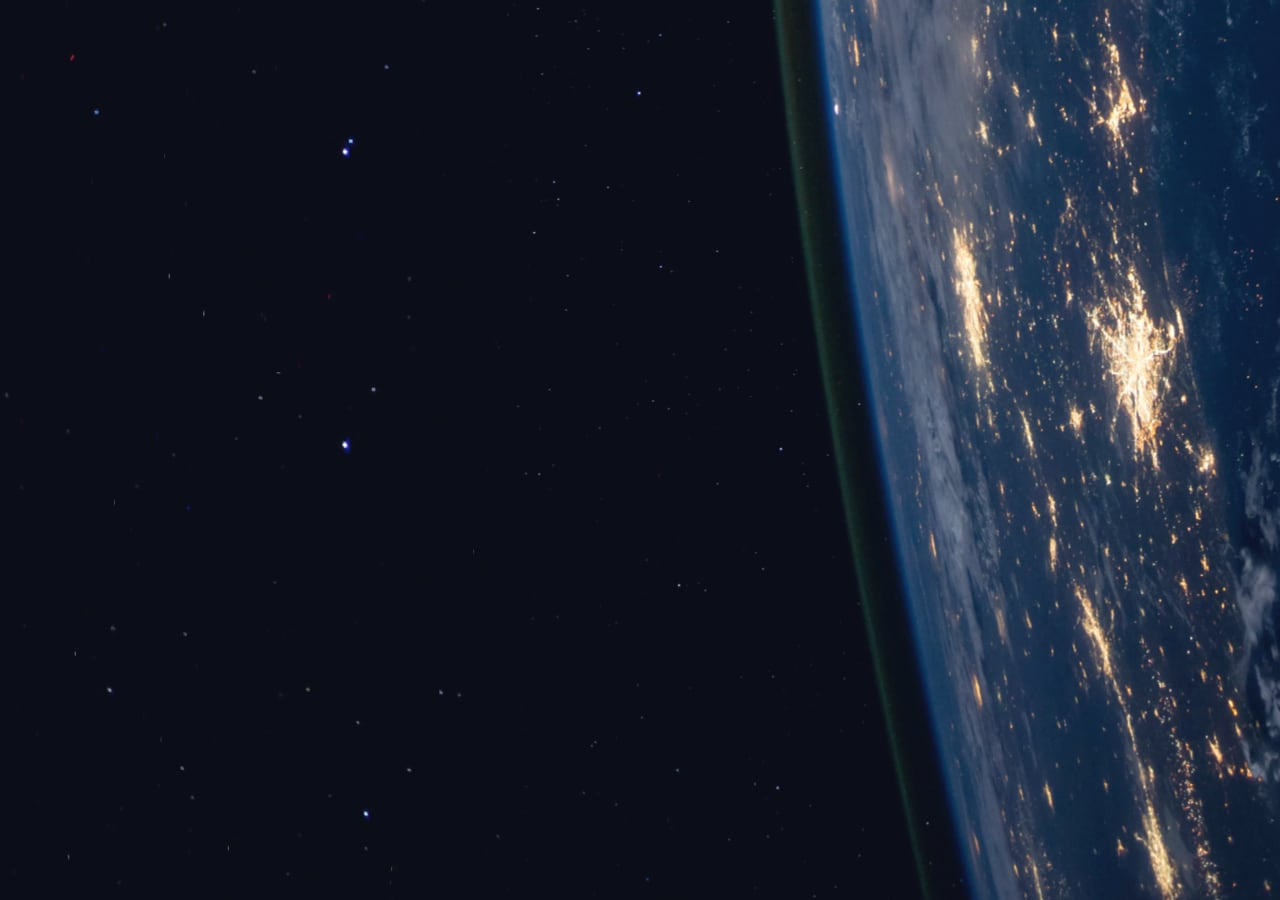
<file: index.html>
<!DOCTYPE html>
<html lang="en">
  <head>
    <meta charset="UTF-8" />
    <meta http-equiv="X-UA-Compatible" content="IE=edge" />
    <meta name="viewport" content="width=device-width, initial-scale=1.0" />
    <title>Space</title>
    <link rel="icon" href="./assets/favicon_io/favicon.ico" />
    <link
      href="https://cdn.jsdelivr.net/npm/bootstrap@5.1.3/dist/css/bootstrap.min.css"
      rel="stylesheet"
      integrity="sha384-1BmE4kWBq78iYhFldvKuhfTAU6auU8tT94WrHftjDbrCEXSU1oBoqyl2QvZ6jIW3"
      crossorigin="anonymous"
    />
    <link rel="stylesheet" href="css/home.css" />
    <link rel="stylesheet" href="css/header.css" />
  </head>
  <body>
    <div class="nav-bar"></div>

    <div class="container home-page">
      <div class="home-space">
        <h5 class="so-you">SO, YOU WANT TO TRAVEL TO</h5>
        <h1 class="space">SPACE</h1>
        <div class="normal">
          Let’s face it; if you want to go to space, you might as well genuinely
          go to outer space and not hover kind of on the edge of it. Well sit
          back, and relax because we’ll give you a truly out of this world
          experience!
        </div>
      </div>
      <div class="explore-container">
        <div class="explore"><div>Explore</div></div>
      </div>
    </div>
    <script
      src="https://cdnjs.cloudflare.com/ajax/libs/jquery/3.6.1/jquery.min.js"
      integrity="sha512-aVKKRRi/Q/YV+4mjoKBsE4x3H+BkegoM/em46NNlCqNTmUYADjBbeNefNxYV7giUp0VxICtqdrbqU7iVaeZNXA=="
      crossorigin="anonymous"
      referrerpolicy="no-referrer"
    ></script>
    <script
      src="https://cdn.jsdelivr.net/npm/bootstrap@5.1.3/dist/js/bootstrap.bundle.min.js"
      integrity="sha384-ka7Sk0Gln4gmtz2MlQnikT1wXgYsOg+OMhuP+IlRH9sENBO0LRn5q+8nbTov4+1p"
      crossorigin="anonymous"
    ></script>
    <script type="module" src="./js/home.js"></script>
  </body>
</html>
</file>
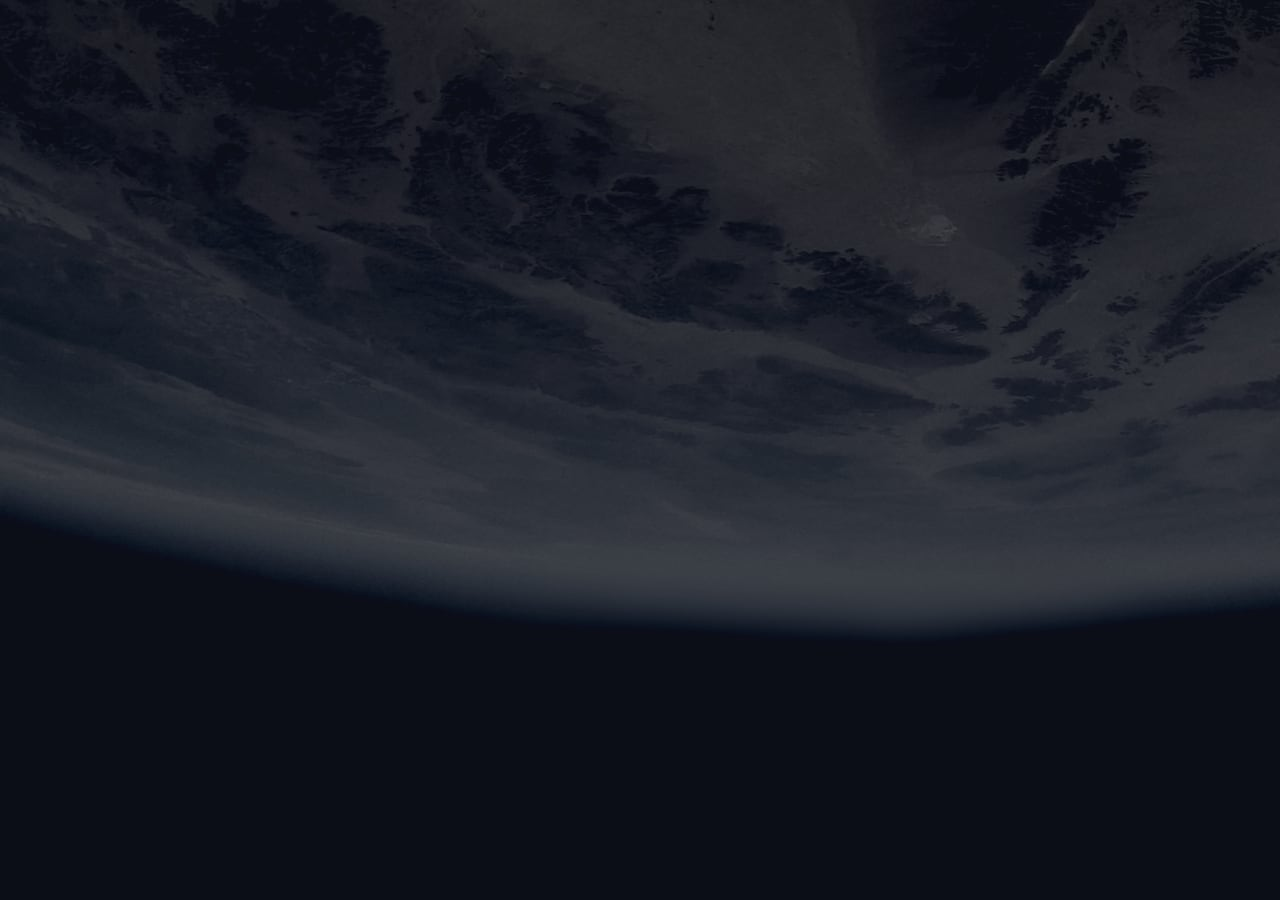
<file: crew.html>
<!DOCTYPE html>
<html lang="en">
  <head>
    <meta charset="UTF-8" />
    <meta http-equiv="X-UA-Compatible" content="IE=edge" />
    <meta name="viewport" content="width=device-width, initial-scale=1.0" />
    <title>Space</title>
    <link
      href="https://cdn.jsdelivr.net/npm/bootstrap@5.1.3/dist/css/bootstrap.min.css"
      rel="stylesheet"
      integrity="sha384-1BmE4kWBq78iYhFldvKuhfTAU6auU8tT94WrHftjDbrCEXSU1oBoqyl2QvZ6jIW3"
      crossorigin="anonymous"
    />
    <link rel="icon" href="./assets/favicon_io/favicon.ico" />

    <link rel="stylesheet" href="css/crew.css" />
    <link rel="stylesheet" href="css/header.css" />
  </head>
  <body>
    <div class="nav-bar"></div>
    <main class="container">
      <div class="main-container">
        <div class="left-container">
          <div class="desig" data-value="desig">COMMANDER</div>
          <div class="name" data-value="name">DOUGLAS HURLEY</div>
          <p class="desc" data-value="desc">
            Douglas Gerald Hurley is an American engineer, former MarineCorps
            pilot and former NASA astronaut. He launched into space for the
            third time as commander of Crew Dragon Demo-2.
          </p>
          <div class="slider d-flex">
            <div data-id="1" class="option"></div>
            <div data-id="2" class="option"></div>
            <div data-id="3" class="option"></div>
            <div data-id="4" class="option"></div>
          </div>
        </div>
        <div class="image">
          <img src="./assets/crew/image-douglas-hurley.webp" alt="" />
        </div>
      </div>
    </main>
    <script
      src="https://cdnjs.cloudflare.com/ajax/libs/jquery/3.6.1/jquery.min.js"
      integrity="sha512-aVKKRRi/Q/YV+4mjoKBsE4x3H+BkegoM/em46NNlCqNTmUYADjBbeNefNxYV7giUp0VxICtqdrbqU7iVaeZNXA=="
      crossorigin="anonymous"
      referrerpolicy="no-referrer"
    ></script>
    <script
      src="https://cdn.jsdelivr.net/npm/bootstrap@5.1.3/dist/js/bootstrap.bundle.min.js"
      integrity="sha384-ka7Sk0Gln4gmtz2MlQnikT1wXgYsOg+OMhuP+IlRH9sENBO0LRn5q+8nbTov4+1p"
      crossorigin="anonymous"
    ></script>
    <script type="module" src="./js/crew.js"></script>
  </body>
</html>
</file>
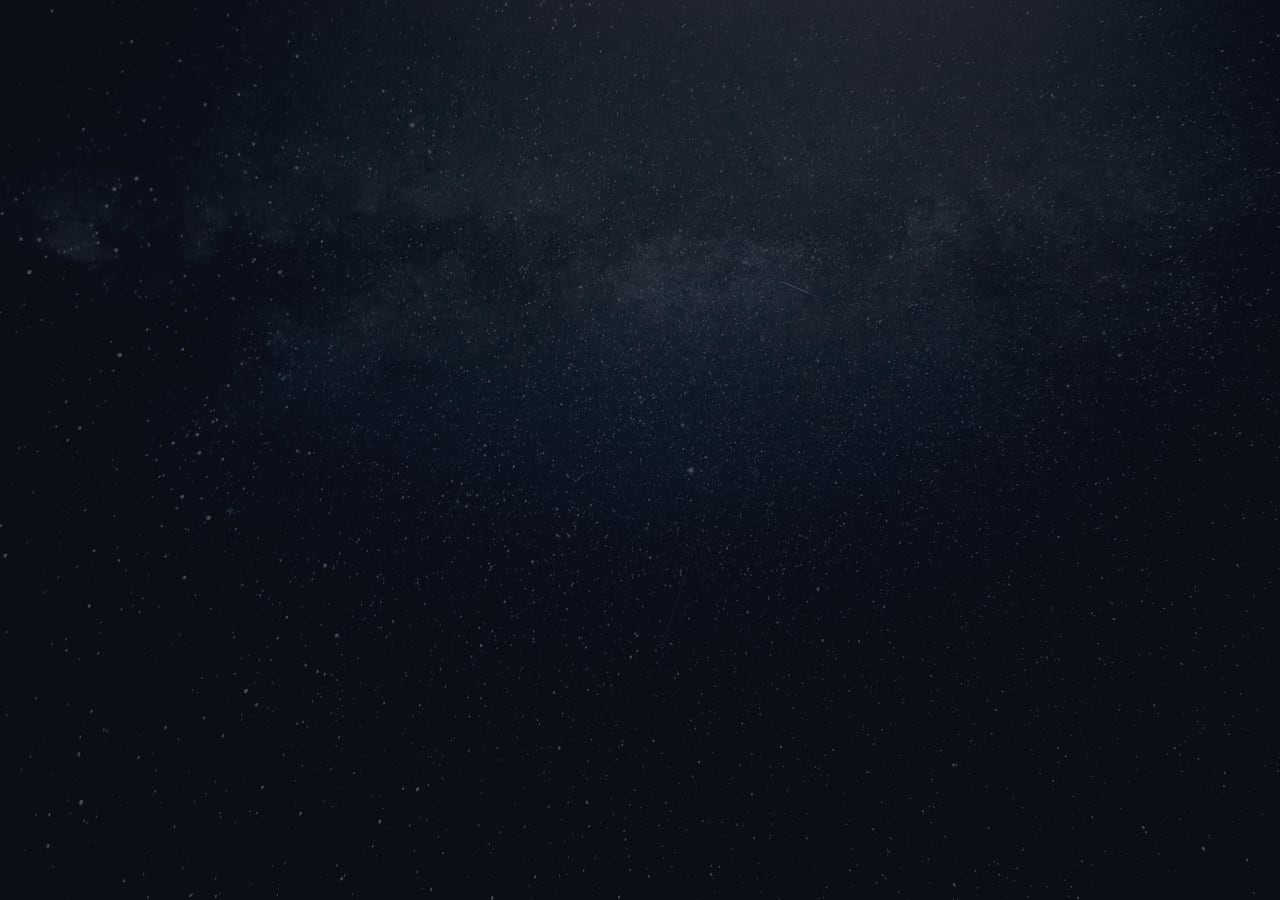
<file: destination.html>
<!DOCTYPE html>
<html lang="en">
  <head>
    <meta charset="UTF-8" />
    <meta http-equiv="X-UA-Compatible" content="IE=edge" />
    <meta name="viewport" content="width=device-width, initial-scale=1.0" />
    <title>Space</title>
    <link
      href="https://cdn.jsdelivr.net/npm/bootstrap@5.1.3/dist/css/bootstrap.min.css"
      rel="stylesheet"
      integrity="sha384-1BmE4kWBq78iYhFldvKuhfTAU6auU8tT94WrHftjDbrCEXSU1oBoqyl2QvZ6jIW3"
      crossorigin="anonymous"
    />
    <link rel="icon" href="./assets/favicon_io/favicon.ico" />

    <link rel="stylesheet" href="css/destination.css" />
    <link rel="stylesheet" href="css/header.css" />
  </head>
  <body>
    <div class="nav-bar"></div>
    <main class="container">
      <div class="main-container">
        <div class="image">
          <img src="./assets//destination//image-moon.webp" alt="" />
        </div>
        <div class="right-container">
          <div class="filter">
            <ul class="planet-list">
              <li data-id="1">MOON</li>
              <li data-id="2">MARS</li>
              <li data-id="3">EUROPA</li>
              <li data-id="4">TITAN</li>
            </ul>
          </div>
          <div class="info-lol">
            <h1 class="planet" data-value="name">MOON</h1>
            <p class="info" data-value="desc">
              See our planet as you’ve never seen it before. A perfect relaxing
              trip away to help regain perspective and come back refreshed.
              While you’re there, take in some history by visiting the Luna 2
              and Apollo 11 landing sites.
            </p>
          </div>
          <hr />
          <div class="travel-info">
            <div class="dist">
              <div>AVG. DISTANCE</div>
              <div class="data" data-value="dist">384,400 KM</div>
            </div>
            <div class="time">
              <div>AVG. TRAVEL TIME</div>
              <div class="data" data-value="time">3 DAYS</div>
            </div>
          </div>
        </div>
      </div>
    </main>
    <script
      src="https://cdnjs.cloudflare.com/ajax/libs/jquery/3.6.1/jquery.min.js"
      integrity="sha512-aVKKRRi/Q/YV+4mjoKBsE4x3H+BkegoM/em46NNlCqNTmUYADjBbeNefNxYV7giUp0VxICtqdrbqU7iVaeZNXA=="
      crossorigin="anonymous"
      referrerpolicy="no-referrer"
    ></script>
    <script
      src="https://cdn.jsdelivr.net/npm/bootstrap@5.1.3/dist/js/bootstrap.bundle.min.js"
      integrity="sha384-ka7Sk0Gln4gmtz2MlQnikT1wXgYsOg+OMhuP+IlRH9sENBO0LRn5q+8nbTov4+1p"
      crossorigin="anonymous"
    ></script>
    <script type="module" src="./js/destination.js"></script>
  </body>
</html>
</file>
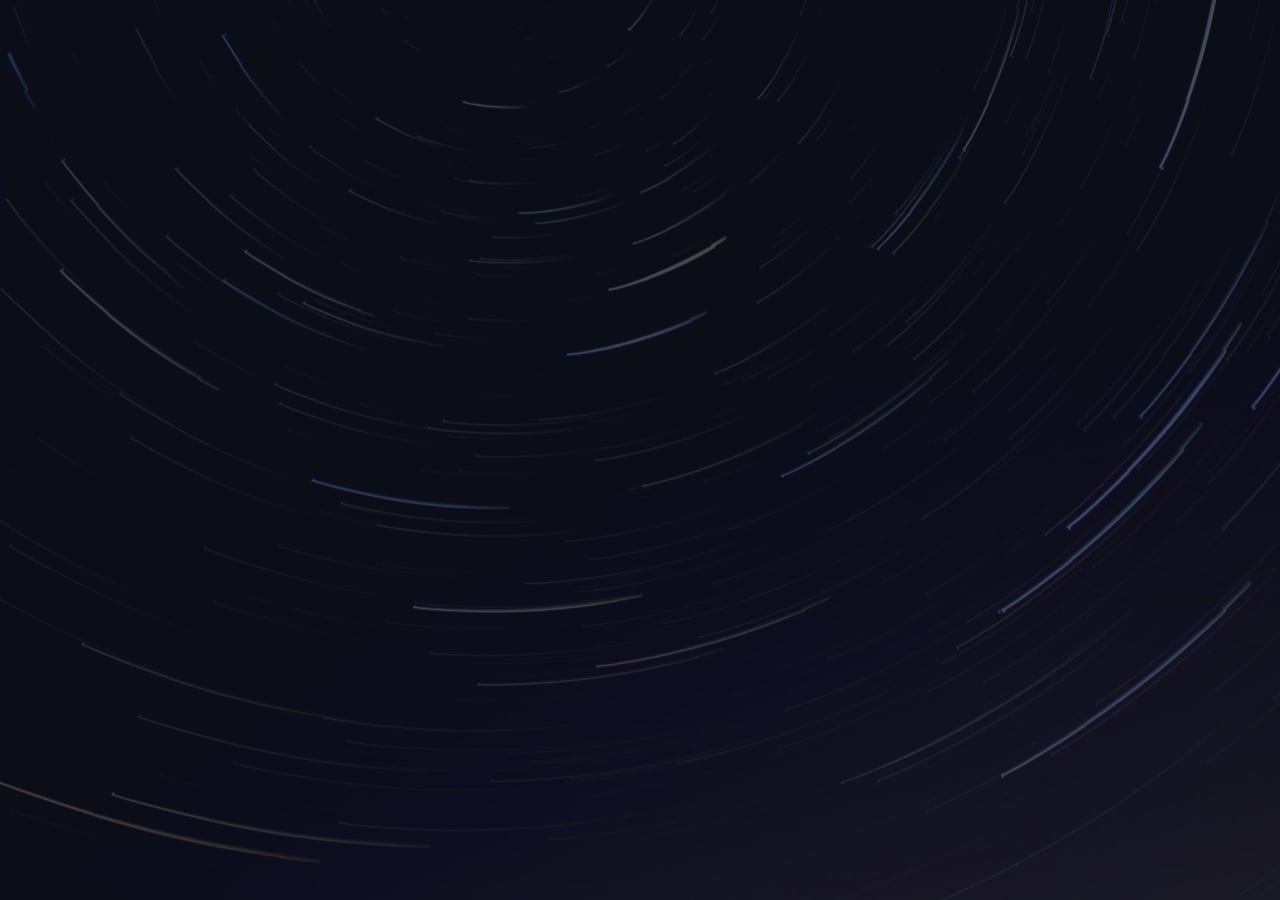
<file: technology.html>
<!DOCTYPE html>
<html lang="en">
  <head>
    <meta charset="UTF-8" />
    <meta http-equiv="X-UA-Compatible" content="IE=edge" />
    <meta name="viewport" content="width=device-width, initial-scale=1.0" />
    <title>Space</title>
    <link
      href="https://cdn.jsdelivr.net/npm/bootstrap@5.1.3/dist/css/bootstrap.min.css"
      rel="stylesheet"
      integrity="sha384-1BmE4kWBq78iYhFldvKuhfTAU6auU8tT94WrHftjDbrCEXSU1oBoqyl2QvZ6jIW3"
      crossorigin="anonymous"
    />
    <link rel="icon" href="./assets/favicon_io/favicon.ico" />

    <link rel="stylesheet" href="css/technology.css" />
    <link rel="stylesheet" href="css/header.css" />
  </head>
  <body>
    <div class="nav-bar"></div>
    <main class="container">
      <div class="main-container">
        <div class="tech-container">
          <div class="info-options">
            <div class="options">
              <div class="option" data-id="1">
                <div class="option-text">1</div>
              </div>
              <div class="option" data-id="2">
                <div class="option-text">2</div>
              </div>
              <div class="option" data-id="3">
                <div class="option-text">3</div>
              </div>
            </div>
            <div class="info">
              <div class="subtitle" data-value="subtitle">
                THE TERMINOLOGY...
              </div>
              <div class="title" data-value="title">LAUNCH VEHICLE</div>
              <div class="desc" data-value="desc">
                A launch vehicle or carrier rocket is a rocket-propelled vehicle
                used to carry a payload from Earth's surface to space, usually
                to Earth orbit or beyond. Our WEB-X carrier rocket is the most
                powerful in operation. Standing 150 metres tall, it's quite an
                awe-inspiring sight on the launch pad!
              </div>
            </div>
          </div>
          <div class="image">
            <img
              src="./assets/technology/image-launch-vehicle-portrait.jpg"
              alt=""
            />
          </div>
        </div>
      </div>
    </main>
    <script
      src="https://cdnjs.cloudflare.com/ajax/libs/jquery/3.6.1/jquery.min.js"
      integrity="sha512-aVKKRRi/Q/YV+4mjoKBsE4x3H+BkegoM/em46NNlCqNTmUYADjBbeNefNxYV7giUp0VxICtqdrbqU7iVaeZNXA=="
      crossorigin="anonymous"
      referrerpolicy="no-referrer"
    ></script>
    <script
      src="https://cdn.jsdelivr.net/npm/bootstrap@5.1.3/dist/js/bootstrap.bundle.min.js"
      integrity="sha384-ka7Sk0Gln4gmtz2MlQnikT1wXgYsOg+OMhuP+IlRH9sENBO0LRn5q+8nbTov4+1p"
      crossorigin="anonymous"
    ></script>
    <script type="module" src="./js/technology.js"></script>
  </body>
</html>
</file>
<file: css/home.css>
@import url("https://fonts.googleapis.com/css2?family=Barlow+Condensed&family=Bellefair&display=swap");
@import url("./root.css");
html {
  margin: 0;
}
body {
  margin: 0;
  background-image: url("../assets/home/background-home-desktop.jpg");
  background-repeat: no-repeat;
  background-size: cover;
  width: 100%;
  height: 100vh;
}

/*  */
.home-page {
  padding-top: 17em;
  margin: auto;
  width: 75%;
  color: white;
  display: flex;
  gap: 1em;
  align-items: center;
  justify-content: space-between;
}
.home-space {
  flex: 1;
  max-width: 50%;
  align-self: flex-start;
}
.explore {
  flex: 1;
  background-color: #fff;
  height: 280px;
  color: #000;
  width: 280px;
  border-radius: 50%;
  position: relative;
}
.explore-container {
  margin-right: 2em;
}
.explore > div {
  position: absolute;
  top: 50%;
  left: 50%;
  font-style: normal;
  font-weight: 400;
  font-size: 32px;
  line-height: 37px;
  font-family: var(--bellefair--fnt);
  letter-spacing: 2px;
  transform: translateX(-50%) translateY(-50%);
}
.so-you {
  font-family: var(--barlow-condensed--fnt);
  letter-spacing: 4.72px;
  font-size: 28px;
  color: var(--primary-color);
}
.space {
  font-family: var(--bellefair--fnt);
  font-size: 150px;
  font-style: normal;
  font-weight: 400;
  line-height: 172px;
}
.home-space .normal {
  font-family: var(--barlow--fnt);
  color: var(--primary-color);
  font-style: normal;
  font-weight: 400;
  font-size: 18px;
  line-height: 32px;
  max-width: 80%;
}
</file>
<file: css/header.css>
@import url("./root.css");

.nav-bar {
  position: absolute;
  top: 3em;

  width: 100%;
  background: none;
  display: flex;
  padding: 0 2em;
  padding-right: 0;
  align-items: center;
  z-index: 100;
  /* padding: 0 1em; */
}

.navbar-links {
  height: 80px;
  display: flex;
  align-items: center;
  margin-left: auto;
  padding-left: 6em;
  padding-right: 12em;
}
.navbar-links > ul {
  list-style-type: none;
  display: flex;
  padding: 0;
  margin: 0;
  gap: 4em;
  height: 100%;
  align-items: center;
  justify-content: space-around;
}
.navbar-links a {
  text-decoration: none;
  color: white;
}
.navbar-links li {
  display: flex;
  height: 100%;
  align-items: center;
  position: relative;
}
.navbar-links {
  font-weight: 400;
  font-size: 16px;
  font-family: var(--barlow-condensed--fnt);
  letter-spacing: 2.7px;
  background: rgba(255, 255, 255, 0.04);
  backdrop-filter: blur(81.5485px);
}
.logo {
  margin-left: 1em;
}
.navbar-links a:hover::after {
  width: 100%;
}
.navbar-links a::after {
  position: absolute;
  content: "";
  bottom: 00%;
  left: 0;
  background-color: #d0d6f9;
  height: 3px;
  width: 0%;
  transition: all 0.4s ease-in-out;
}

.navbar-links li.active::after {
  content: "";
  position: absolute;
  bottom: 0%;
  left: 0;
  background-color: #fff;
  height: 3px;
  width: 100%;
}

.bold {
  font-weight: bold;
}
.page-header {
  color: #fff;
  display: flex;
  gap: 1em;
}
.page-header .head1 {
  color: var(--half-transparent--clr);
  font-family: "Barlow Condensed";
  font-style: normal;
  font-weight: 700;
  font-size: 25px;
  line-height: 34px;
  letter-spacing: 2px;
}
.page-header .head2 {
  font-style: normal;
  letter-spacing: 2px;
  font-weight: 400;
  font-size: 25px;
  line-height: 34px;
  text-transform: uppercase;
}

body div {
  opacity: 0;
  animation: fadeIn ease-in;
  animation-fill-mode: forwards;
  animation-duration: 0.4s;
}
@keyframes fadeIn {
  from {
    opacity: 0;
  }
  to {
    opacity: 1;
  }
}
</file>
<file: css/crew.css>
@import url("https://fonts.googleapis.com/css2?family=Barlow+Condensed&family=Bellefair&display=swap");
@import url("./root.css");
html {
  margin: 0;
}
body {
  margin: 0;
  background-image: url("../assets/crew/background-crew-desktop.jpg");
  background-repeat: no-repeat;
  background-size: cover;
  width: 100%;
  background-attachment: fixed;
  height: 100vh;
}
main.container {
  margin: auto;
  padding: 0 4em;
  padding-top: 11em;
}
.main-container {
  display: flex;
  justify-content: space-between;
}
.left-container {
  color: #fff;
}
.desig {
  margin-top: 3em;
  margin-bottom: 0.4em;
  font-family: var(--bellefair--fnt);
  font-style: normal;
  font-weight: 400;
  font-size: 32px;
  line-height: 37px;

  text-transform: uppercase;
  color: rgba(208, 214, 249, 0.6);

  mix-blend-mode: normal;
  opacity: 0.5;
}
.name {
  font-family: var(--bellefair--fnt);
  font-style: normal;
  font-weight: 400;
  font-size: 56px;
  line-height: 64px;
  text-transform: uppercase;

  color: #ffffff;
}
.desc {
  margin-top: 2em;
  font-family: var(--barlow--fnt);
  font-style: normal;
  font-weight: 400;
  font-size: 18px;
  line-height: 32px;
  max-width: 75%;
  color: #d0d6f9;
  min-height: 160px;
}
::-webkit-scrollbar {
  display: none;
}
.slider {
  position: relative;
  padding-top: 3em;
  gap: 1.5em;
}

.option {
  width: 15px;
  height: 15px;
  background-color: rgba(208, 214, 249, 0.1);
  cursor: pointer;
  border-radius: 50%;
  transition: all 0.4s;
}
.option.active {
  background-color: rgb(255, 255, 255, 1);
}
</file>
<file: css/destination.css>
@import url("https://fonts.googleapis.com/css2?family=Barlow+Condensed&family=Bellefair&display=swap");
@import url("./root.css");
html {
  margin: 0;
}
body {
  margin: 0;
  background-image: url("../assets/destination/background-destination-desktop.jpg");
  background-repeat: no-repeat;
  background-size: cover;
  width: 100%;
  height: 100vh;
}
main.container {
  margin: auto;
  padding: 0 4em;
  padding-top: 11em;
}

.image {
  flex: 3;
  margin-top: 3em;
}
.main-container {
  display: flex;
  /* gap: 5em; */
  justify-content: space-between;
  color: white;
}
.right-container {
  flex: 2;
  margin-left: 10%;
}
.planet-list {
  list-style-type: none;
  display: flex;
  gap: 2em;
  padding: 0;
  margin: 1em 0 0;
}
.planet-list > li {
  display: inline;
  padding: 0.5em 0em;
  cursor: pointer;
  position: relative;
}
.planet-list li::after {
  content: "";
  position: absolute;
  bottom: 00%;
  left: 0;
  background-color: #fff;
  height: 2px;
  width: 0%;
  transition: all 0.3s ease-in-out;
}

.planet-list li:hover::after {
  width: 100%;
}

h1.planet {
  font-family: var(--bellefair--fnt);
  font-style: normal;
  font-weight: 400;
  font-size: 100px;
  line-height: 115px;
  /* identical to box height */
  padding-top: 0.3em;
  color: #ffffff;
}
p.info {
  font-family: var(--barlow--fnt);
  font-style: normal;
  font-weight: 400;
  font-size: 18px;
  line-height: 32px;
  padding-bottom: 1em;
  color: #d0d6f9;
}
.info-lol {
  min-height: 335px;
}
.travel-info {
  display: flex;
  gap: 20%;
}
.travel-info > div > div:nth-child(1) {
  font-family: var(--barlow-condensed--fnt);
  font-style: normal;
  margin-top: 0.9em;

  font-weight: 400;
  font-size: 14px;
  line-height: 17px;

  letter-spacing: 2.3625px;
  text-transform: uppercase;

  color: #d0d6f9;
}
.travel-info > div > div:nth-child(2) {
  margin-top: 0.5em;
  font-family: var(--bellefair--fnt);
  font-style: normal;
  font-weight: 400;
  font-size: 28px;
  line-height: 32px;
  text-transform: uppercase;
  color: #ffffff;
}
hr {
  border: 1px solid #fff;
  opacity: 1;
}
.planet-list li.active::after {
  width: 100%;
}
</file>
<file: css/technology.css>
@import url("https://fonts.googleapis.com/css2?family=Barlow+Condensed&family=Bellefair&display=swap");
@import url("./root.css");
html {
  margin: 0;
}
body {
  margin: 0;
  background-image: url("../assets/technology/background-technology-desktop.jpg");
  background-repeat: no-repeat;
  background-size: cover;
  width: 100%;
  height: 100vh;
  background-attachment: fixed;
}
main.container {
  /* margin: 0 7em; */
  /* padding: 0 2em; */
  padding-top: 10em;
  padding-right: 0;
  margin-right: 0;
  margin-left: 7em;
}
.main-container {
  display: flex;
  justify-content: space-between;
}
.tech-container {
  display: flex;
  /* gap: 12em; */
  justify-content: space-between;
  /* padding-top: 4em; */
}
.options {
  padding-top: 6em;

  display: flex;
  flex-direction: column;
  gap: 2em;
}
.option {
  position: relative;
  color: #000;
  height: 70px;
  color: #fff;
  width: 70px;
  border-radius: 50%;
  font-family: var(--bellefair--fnt);
  font-style: normal;
  font-weight: 400;
  font-size: 32px;
  line-height: 37px;
  /* identical to box height */
  border: 1px solid grey;
  text-align: center;
  letter-spacing: 2px;
  background-color: rgb(255, 255, 255, 0);
  transition: all 0.4s;
}
.option-text {
  position: absolute;
  top: 50%;
  left: 50%;
  transform: translate(-50%, -50%);
}
.option.active {
  color: #0b0d17;
  background-color: rgb(255, 255, 255, 1);
}

.info {
  padding-top: 6em;

  color: #fff;
  margin: 0 4em;
}
.info .subtitle {
  font-family: var(--barlow-condensed--fnt);
  font-style: normal;
  font-weight: 400;
  font-size: 16px;
  line-height: 19px;
  letter-spacing: 2.7px;
  margin-bottom: 1em;

  color: #d0d6f9;
}
.info .title {
  font-family: var(--bellefair--fnt);
  font-style: normal;
  margin-bottom: 0.4em;

  font-weight: 400;
  font-size: 56px;
  line-height: 64px;

  color: #ffffff;
}
.info .desc {
  font-family: var(--barlow--fnt);
  font-style: normal;
  font-weight: 400;
  font-size: 18px;
  line-height: 32px;
  /* or 178% */

  color: #d0d6f9;
}
::-webkit-scrollbar {
  display: none;
}
.image img {
  border-radius: 2%;
  transition: all 0.4s;
}

.info-options {
  display: flex;
  margin-right: 2em;
}
</file>
